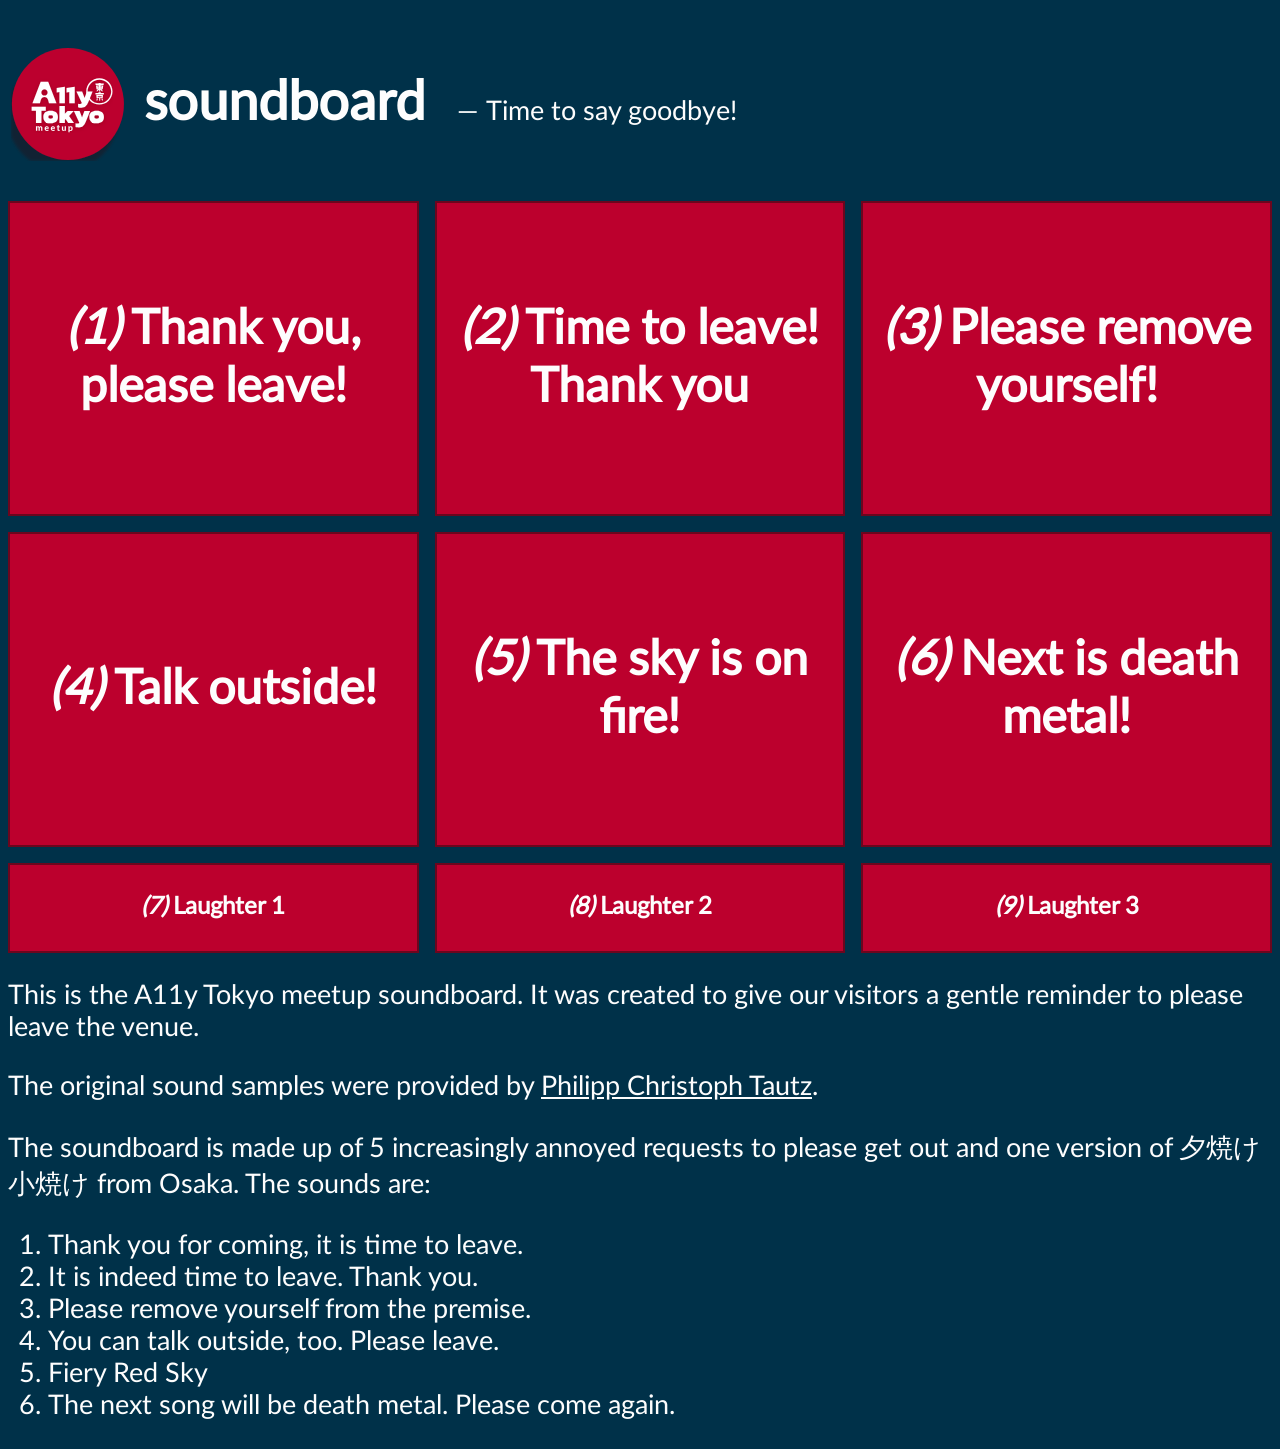
<file: index.html>
<!DOCTYPE html>
<html lang="en" dir="ltr">
	<head>
		<title>A11y Tokyo meetup soundboard</title>
		<meta name="viewport" content="width=device-width, initial-scale=1.0">
		<link href="style.css" rel="stylesheet">
	</head>
	<body>
		<header>
			<h1><img src="logo.svg" alt="A11y Tokyo Meetup" width="120" height="120"/> soundboard</h1>
			<p>Time to say goodbye!</p>
		</header>
		<div class="buttons">
			<!-- Key mappings from here: https://boostrobotics.eu/windows-key-codes/ -->
			<button data-key="49" onclick="play1()"><em>(1)</em> Thank you, please leave!</button>
			<button data-key="50" onclick="play2()"><em>(2)</em> Time to leave! Thank you</button>
			<button data-key="51" onclick="play3()"><em>(3)</em> Please remove yourself!</button>
			<button data-key="52" onclick="play4()"><em>(4)</em> Talk outside!</button>
			<button data-key="53" onclick="play5()"><em>(5)</em> The sky is on fire!</button>
			<button data-key="54" onclick="play6()"><em>(6)</em> Next is death metal!</button>
		</div>
		<div class="small buttons">
			<button data-key="55" onclick="play7()"><em>(7)</em> Laughter 1</button>
			<button data-key="56" onclick="play8()"><em>(8)</em> Laughter 2</button>
			<button data-key="57" onclick="play9()"><em>(9)</em>  Laughter 3</button>
		</div>
		<!-- this could be visually hidden if needed -->
		<div class="audio">
			 <audio id="s1" src="sounds/1.mp3" type="audio/mpeg" preload></audio>
			 <audio id="s2" src="sounds/2.mp3" type="audio/mpeg" preload></audio>
			 <audio id="s3" src="sounds/3.mp3" type="audio/mpeg" preload></audio>
			 <audio id="s4" src="sounds/4.mp3" type="audio/mpeg" preload></audio>
			 <audio id="s5" src="sounds/5.mp3" type="audio/mpeg" preload></audio>
			 <audio id="s6" src="sounds/6.mp3" type="audio/mpeg" preload></audio>
			 <audio id="s7" src="sounds/7.mp3" type="audio/mpeg" preload></audio>
			 <audio id="s8" src="sounds/8.mp3" type="audio/mpeg" preload></audio>
			 <audio id="s9" src="sounds/9.mp3" type="audio/mpeg" preload></audio>
		</div>
		<div>
			<p>This is the A11y Tokyo meetup soundboard. It was created to give our visitors a gentle reminder to please leave the venue.</p>
			<p>The original sound samples were provided by <a href="https://othersmallcities.net">Philipp Christoph Tautz</a>.
			<p>The soundboard is made up of 5 increasingly annoyed requests to please get out and one version of 夕焼け小焼け from Osaka. The sounds are:</p>
			<ol>
				<li>Thank you for coming, it is time to leave.</li>
				<li>It is indeed time to leave. Thank you.</li>
				<li>Please remove yourself from the premise.</li>
				<li>You can talk outside, too. Please leave.</li>
				<li>Fiery Red Sky</li>
				<li>The next song will be death metal. Please come again.</li>
			</ol>
		</div>
		<script>
			// this is very simple setup, same as below. This one wil trigger on keyboard input, mapped to numbers 1 – 9
			// note that the extended keypad is not mapped at the moment, because @othersmallcities cannot figure out how
			window.addEventListener("keydown", onKeyDown, true);

			function onKeyDown(e){
				if(e.keyCode == 49){
					 play1();
				}
				if(e.keyCode == 50){
					 play2();
				}
				if(e.keyCode == 51){
					 play3();
				}
				if(e.keyCode == 52){
					 play4();
				}
				if(e.keyCode == 53){
					 play5();
				}
				if(e.keyCode == 54){
					 play6();
				}
				if(e.keyCode == 55){
					 play7();
				}
				if(e.keyCode == 56){
					 play8();
				}
				if(e.keyCode == 57){
					 play9();
				}
			}
		
			// this is also a very simple setup coz I am not the best at this, sorry. Please improve
			// 1. trigger on touch / mousedown
      function play1() {
       var audio = document.getElementById("s1");
        audio.play();
      }
      function play2() {
        var audio = document.getElementById("s2");
        audio.play();
      }
      function play3() {
        var audio = document.getElementById("s3");
        audio.play();
      }
      function play4() {
        var audio = document.getElementById("s4");
        audio.play();
      }
      function play5() {
        var audio = document.getElementById("s5");
        audio.play();
      }
      function play6() {
        var audio = document.getElementById("s6");
        audio.play();
      }
      function play7() {
        var audio = document.getElementById("s7");
        audio.play();
      }
      function play8() {
        var audio = document.getElementById("s8");
        audio.play();
      }
      function play9() {
        var audio = document.getElementById("s9");
        audio.play();
      }
      
      // 2. play on key press, only planned for keyboard users for now... not accessible I know that too. It is an easter egg. sorry. I am ready to discuss this.
    </script>
	</body>
</html>
</file>
<file: style.css>
:root {
	--red: #bc002d;
	--blue: #003149;
	--white: #fdfdfd;
	--yellow: #fff200;
}

@font-face {
	font-family: 'lato';
	src: url('lato.woff2') format('woff2');
	font-style: normal;
	font-weight: normal;
	text-rendering: optimizeLegibility;
}

body {
	background: var(--blue);
	color: var(--white);
	font-family: lato;
	font-size: 1.3rem;
}

a {
	color: var(--white);
}

.buttons {
	display: grid;
	gap: 1rem;
	margin-bottom: 1rem;
}
button {
	appearance: none;
	background: var(--red);
	border: 2px solid #6b061e;
	font-family: lato;
	font-size: 1.5rem;
	font-weight: bolder;
	color: var(--white);
	height: 5rem;
	width: 100%;
}
button:hover {
	outline: 2px solid var(--white);
}

button:focus,
button:active	 {
	outline: 2px solid var(--yellow);
}

@media (min-width: 34.375rem) {
	header, h1 {
		align-items: center;
		display: flex;
		justify-content: flex-start;
		gap: 1rem;
	}
	header {
		gap: 2rem;
	}
	header p {
		/* not elegant but anyway */
		margin-bottom: 0.8125rem;
	}
	header p::before {
		/* test with some screen readers */
		content: "—";
		margin-right: 0.5rem;
	}
}


@media (min-width: 55rem) and (min-height: 34.375rem) {
	body {
		font-size: 1.7rem;
	}
  .buttons {
		grid-template-columns: 1fr 1fr 1fr;
		grid-template-rows: 35vh 35vh;
	}
	button {
		font-size: 3rem;
		height: 100%;
	}
	.buttons.small {
		grid-template-rows: 10vh;
	}
	
	.small button {
		font-size: 1.5rem;		
	}
}
</file>
